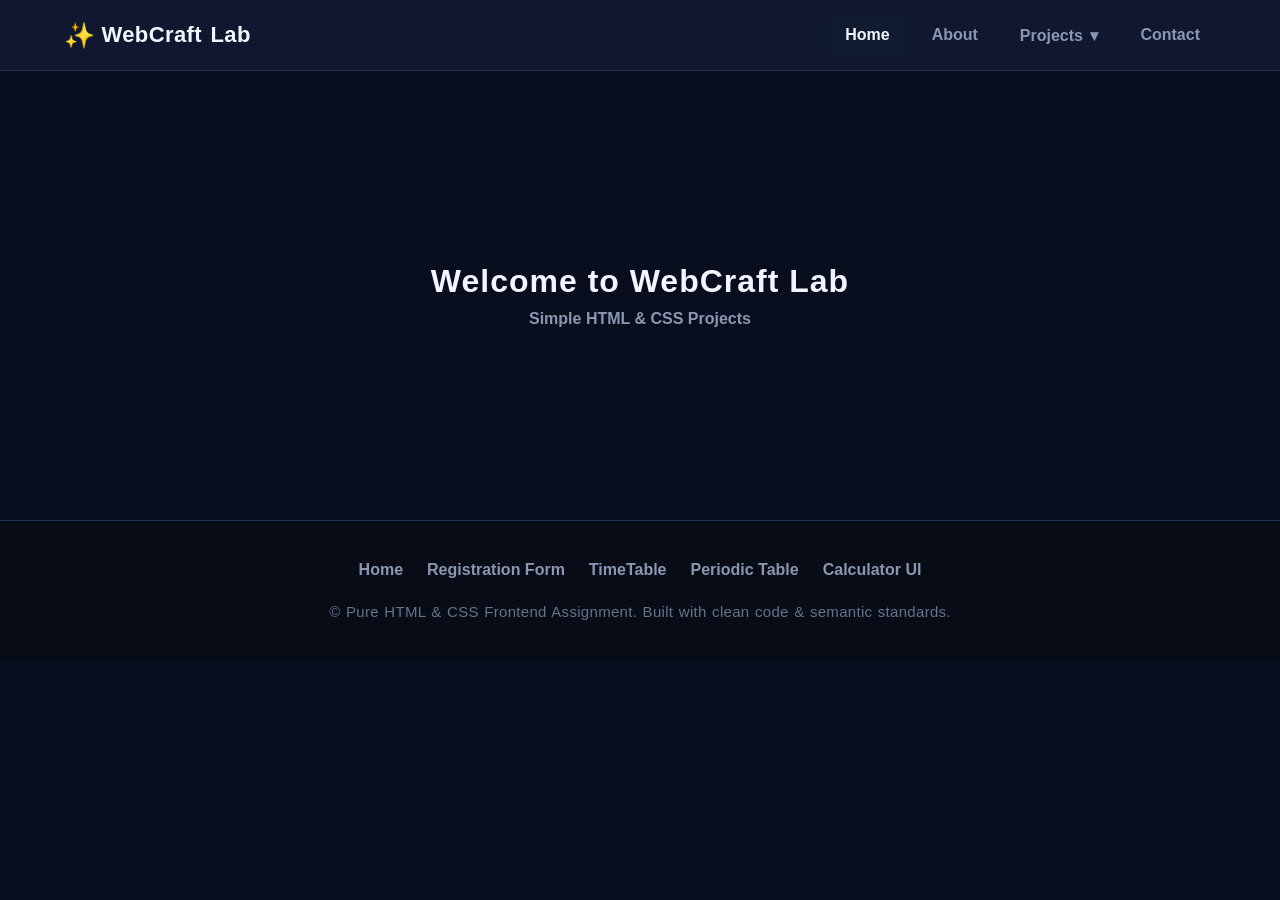
<file: index.html>
<!doctype html>
<html lang="en">
  <head>
    <meta charset="UTF-8" />
    <meta name="viewport" content="width=device-width, initial-scale=1.0" />
    <title>WebCraft Lab</title>
    <link rel="stylesheet" href="./Css/style.css" />
  </head>
  <body>
    <!-- Navbar -->
    <header class="header">
      <nav class="navbar">
        <a href="./index.html" class="brand">
          <span class="brand-icon">&#10024;</span>
          <span>WebCraft Lab</span>
        </a>

        <!-- Navigation -->
        <div class="nav-links">
          <a href="./index.html" class="nav-link active">Home</a>
          <a href="./about.html" class="nav-link">About</a>

          <!-- Custom Dropdown -->
          <div class="dropdown">
            <details>
              <summary>
                Projects
                <span class="dropdown-arrow">&#9662;</span>
              </summary>

              <div class="dropdown-menu">
                <a href="./Projects/form.html">Registration Form</a>
                <a href="./Projects/timetable.html">TimeTable</a>
                <a href="./Projects/periodic-table.html">Periodic Table</a>
                <a href="./Projects/calculator.html">Calculator</a>
              </div>
            </details>
          </div>

          <a href="./contact.html" class="nav-link">Contact</a>
        </div>
      </nav>
    </header>

    <!-- Main Content -->
    <main class="main-content">
      <!-- Hero Section -->
      <section class="hero">
        <h1>Welcome to WebCraft Lab</h1>
        <p>Simple HTML & CSS Projects</p>
      </section>
    </main>

    <!-- Footer -->
    <footer class="footer">
      <div class="footer-content">
        <div class="footer-links">
          <a href="./index.html">Home</a>
          <a href="./Projects/form.html">Registration Form</a>
          <a href="./Projects/timetable.html">TimeTable</a>
          <a href="./Projects/periodic-table.html">Periodic Table</a>
          <a href="./Projects/calculator.html">Calculator UI</a>
        </div>

        <div class="footer-copyright">
          &copy; Pure HTML & CSS Frontend Assignment. Built with clean code & semantic standards.
        </div>
      </div>
    </footer>
  </body>
</html>
</file>
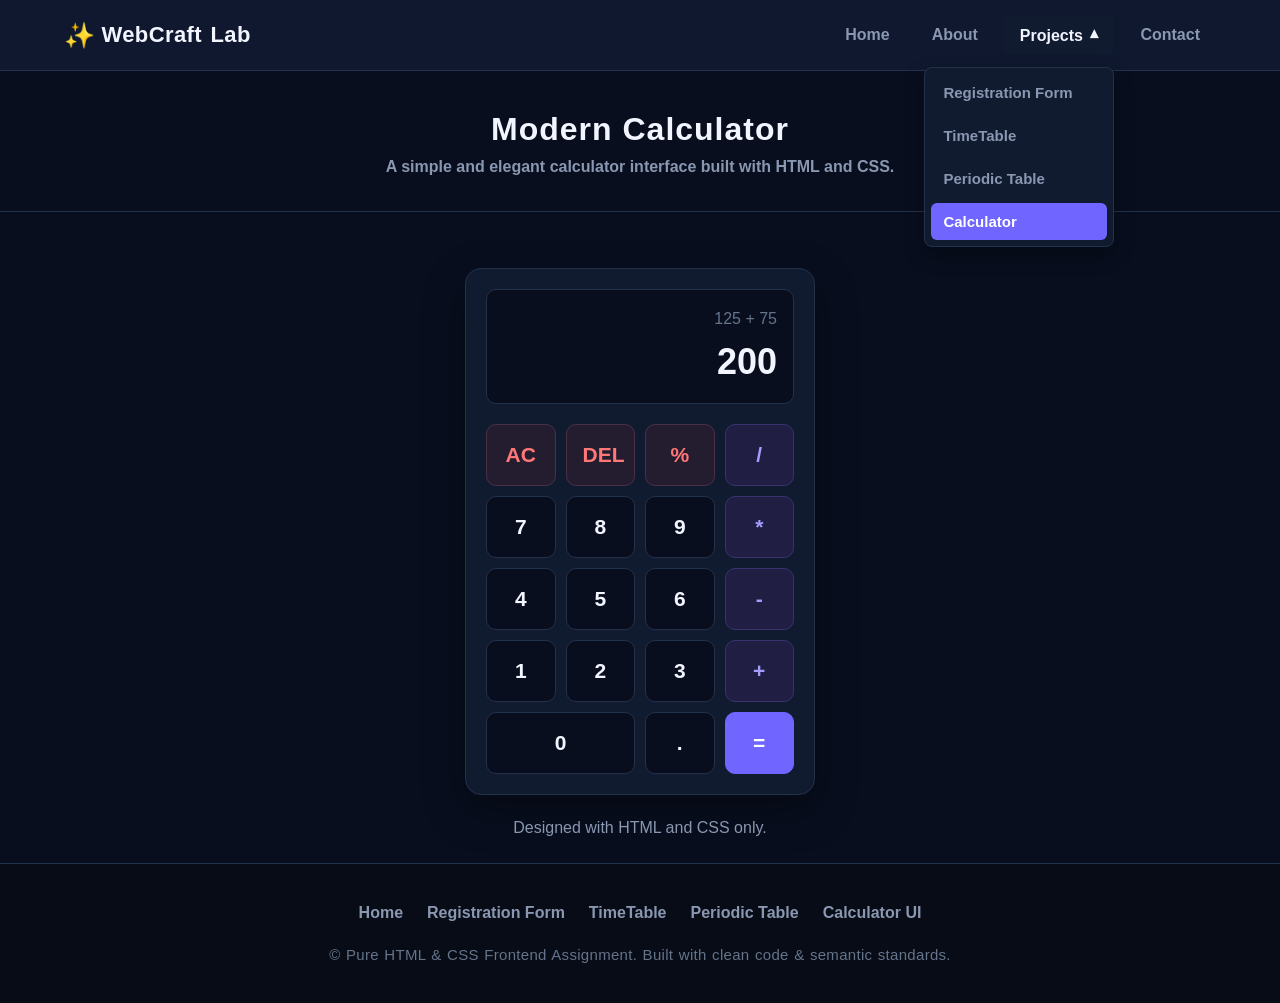
<file: Projects/calculator.html>
<!doctype html>
<html lang="en">
  <head>
    <meta charset="UTF-8" />
    <meta name="viewport" content="width=device-width, initial-scale=1.0" />
    <title>Calculator | WebCraft Lab</title>
    <link rel="stylesheet" href="../Css/style.css" />
  </head>
  <body>
    <!-- Navbar -->
    <header class="header">
      <nav class="navbar container">
        <a href="../index.html" class="brand">
          <span class="brand-icon">&#10024;</span>
          <span>WebCraft Lab</span>
        </a>

        <!-- Navigation -->
        <div class="nav-links">
          <a href="../index.html" class="nav-link">Home</a>
          <a href="../about.html" class="nav-link">About</a>

          <!-- Custom Dropdown -->
          <div class="dropdown">
            <details open>
              <summary class="active">
                Projects
                <span class="dropdown-arrow">&#9662;</span>
              </summary>

              <div class="dropdown-menu">
                <a href="./form.html">Registration Form</a>
                <a href="./timetable.html">TimeTable</a>
                <a href="./periodic-table.html">Periodic Table</a>
                <a href="./calculator.html" class="active">Calculator</a>
              </div>
            </details>
          </div>

          <a href="../contact.html" class="nav-link">Contact</a>
        </div>
      </nav>
    </header>

    <!-- Main Section -->
    <main class="main-content calculator-page">
      <!-- Hero Section -->
      <section class="hero">
        <h1>Modern Calculator</h1>
        <p>A simple and elegant calculator interface built with HTML and CSS.</p>
      </section>

      <!-- Calculator -->
      <section class="calculator-container">
        <div class="calculator">
          <!-- Display -->
          <div class="calculator-display">
            <div class="previous-value">125 + 75</div>
            <div class="current-value">200</div>
          </div>

          <!-- Buttons -->
          <div class="calculator-buttons">
            <button class="btn function">AC</button>
            <button class="btn function">DEL</button>
            <button class="btn function">%</button>
            <button class="btn operator">/</button>

            <button class="btn">7</button>
            <button class="btn">8</button>
            <button class="btn">9</button>
            <button class="btn operator">*</button>

            <button class="btn">4</button>
            <button class="btn">5</button>
            <button class="btn">6</button>
            <button class="btn operator">-</button>

            <button class="btn">1</button>
            <button class="btn">2</button>
            <button class="btn">3</button>
            <button class="btn operator">+</button>

            <button class="btn zero">0</button>
            <button class="btn">.</button>
            <button class="btn equals">=</button>
          </div>
        </div>

        <p class="calculator-note">Designed with HTML and CSS only.</p>
      </section>
    </main>

    <!-- Footer -->
    <footer class="footer">
      <div class="footer-content">
        <div class="footer-links">
          <a href="../index.html">Home</a>
          <a href="./form.html">Registration Form</a>
          <a href="./timetable.html">TimeTable</a>
          <a href="./periodic-table.html">Periodic Table</a>
          <a href="./calculator.html">Calculator UI</a>
        </div>

        <div class="footer-copyright">
          &copy; Pure HTML & CSS Frontend Assignment. Built with clean code & semantic standards.
        </div>
      </div>
    </footer>
  </body>
</html>
</file>
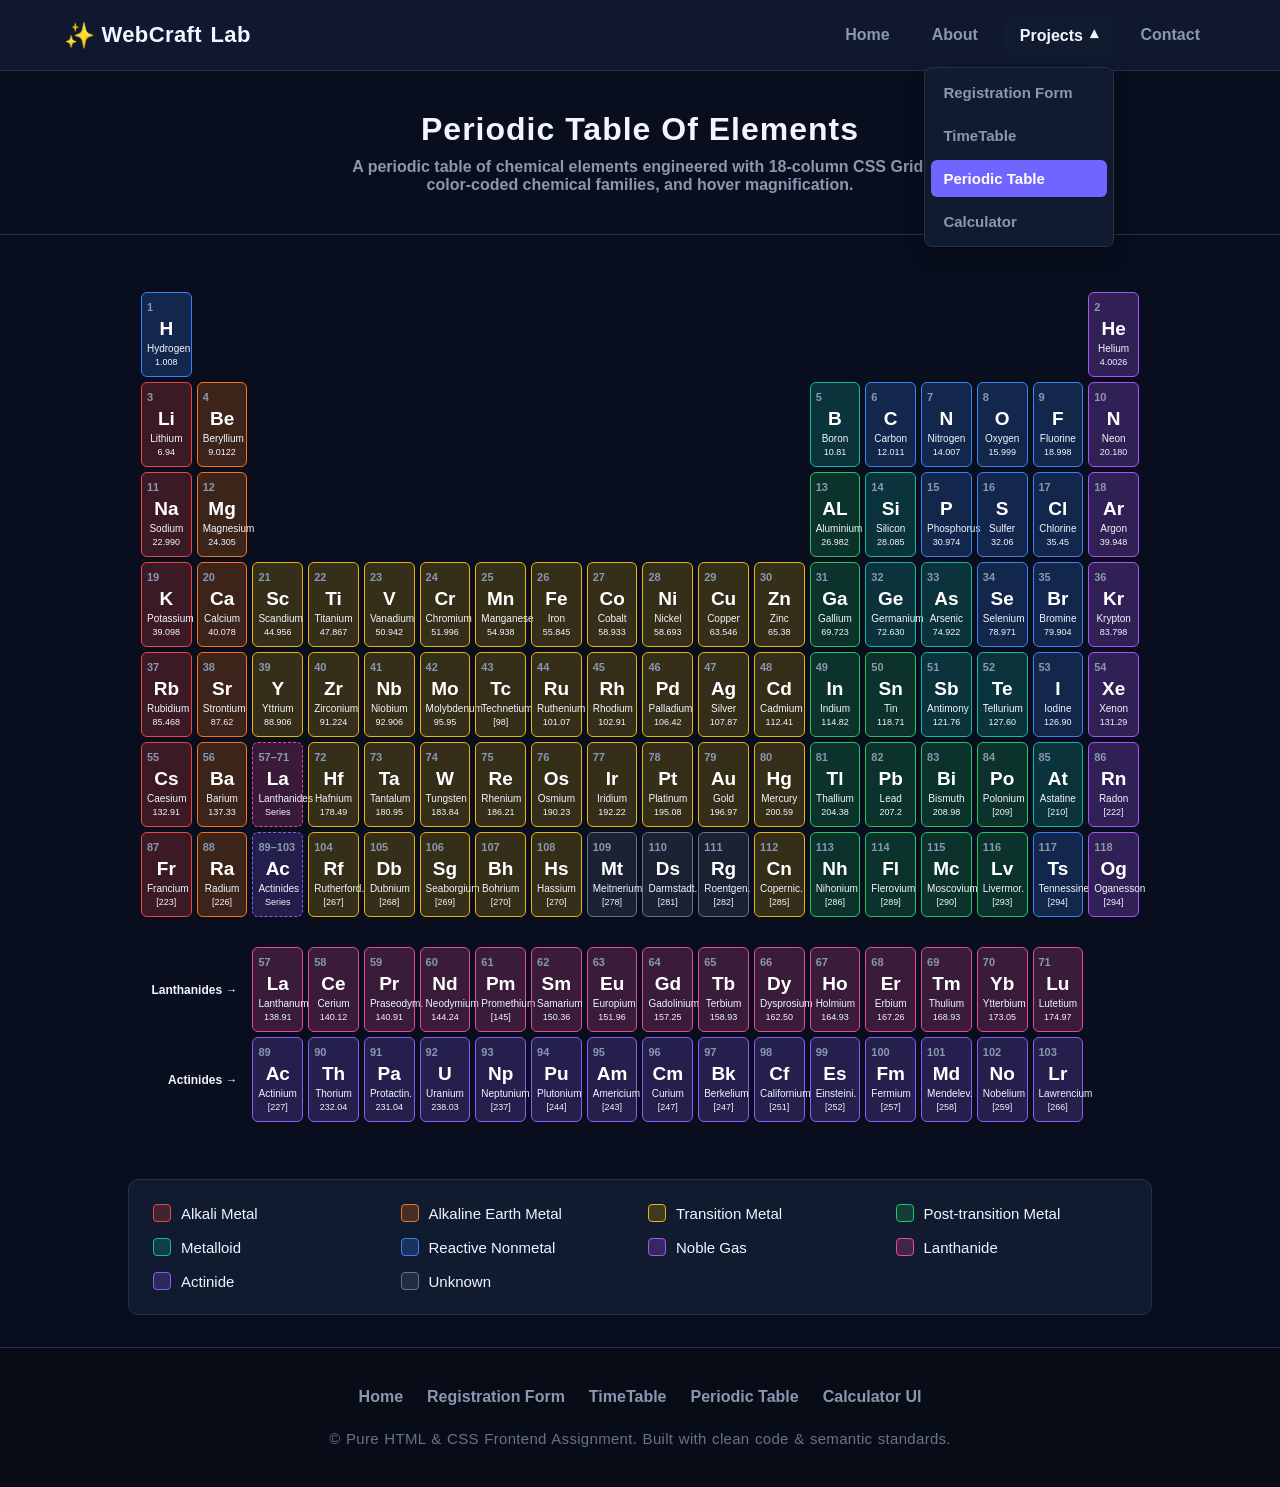
<file: Projects/periodic-table.html>
<!doctype html>
<html lang="en">
  <head>
    <meta charset="UTF-8" />
    <meta name="viewport" content="width=device-width, initial-scale=1.0" />
    <title>Periodic Table | WebCraft Lab</title>
    <link rel="stylesheet" href="../Css/style.css" />
  </head>
  <body>
    <!-- Navbar -->
    <header class="header">
      <nav class="navbar container">
        <a href="./index.html" class="brand">
          <span class="brand-icon">&#10024;</span>
          <span>WebCraft Lab</span>
        </a>

        <!-- Navigation -->
        <div class="nav-links">
          <a href="../index.html" class="nav-link">Home</a>
          <a href="../about.html" class="nav-link">About</a>

          <!-- Custom Dropdown -->
          <div class="dropdown">
            <details open>
              <summary class="active">
                Projects
                <span class="dropdown-arrow">&#9662;</span>
              </summary>

              <div class="dropdown-menu">
                <a href="./form.html">Registration Form</a>
                <a href="./timetable.html">TimeTable</a>
                <a href="./periodic-table.html" class="active">Periodic Table</a>
                <a href="./calculator.html">Calculator</a>
              </div>
            </details>
          </div>

          <a href="../contact.html" class="nav-link">Contact</a>
        </div>
      </nav>
    </header>

    <!-- Main Content -->
    <main class="main-content periodic-page">
      <!-- Hero Section -->
      <section class="hero">
        <h1>Periodic Table Of Elements</h1>
        <p>
          A periodic table of chemical elements engineered with 18-column CSS Grid, color-coded
          chemical families, and hover magnification.
        </p>
      </section>

      <!-- Periodi Table -->
      <section class="ptable-container">
        <table class="periodic-table">
          <tbody>
            <tr>
              <td class="element cat-reactive-nonmetal" title="Hydrogen (Reactive Nonmetal)">
                <span class="atomic-num">1</span>

                <span class="symbol">H</span>

                <span class="name">Hydrogen</span>

                <span class="weight">1.008</span>
              </td>

              <td class="empty-cell"></td>
              <td class="empty-cell"></td>
              <td class="empty-cell"></td>
              <td class="empty-cell"></td>
              <td class="empty-cell"></td>
              <td class="empty-cell"></td>
              <td class="empty-cell"></td>
              <td class="empty-cell"></td>
              <td class="empty-cell"></td>
              <td class="empty-cell"></td>
              <td class="empty-cell"></td>
              <td class="empty-cell"></td>
              <td class="empty-cell"></td>
              <td class="empty-cell"></td>
              <td class="empty-cell"></td>
              <td class="empty-cell"></td>

              <td class="element cat-noble-gas" title="Helium (Noble Gas)">
                <span class="atomic-num">2</span>

                <span class="symbol">He</span>

                <span class="name">Helium</span>

                <span class="weight">4.0026</span>
              </td>
            </tr>

            <tr>
              <td class="element cat-alkali-metal" title="Lithium (Alkali Metal)">
                <span class="atomic-num">3</span>

                <span class="symbol">Li</span>

                <span class="name">Lithium</span>

                <span class="weight">6.94</span>
              </td>

              <td class="element cat-alkali-earth" title="Beryllium (Alkaline Earth Metal)">
                <span class="atomic-num">4</span>

                <span class="symbol">Be</span>

                <span class="name">Beryllium</span>

                <span class="weight">9.0122</span>
              </td>

              <td class="empty-cell"></td>
              <td class="empty-cell"></td>
              <td class="empty-cell"></td>
              <td class="empty-cell"></td>
              <td class="empty-cell"></td>
              <td class="empty-cell"></td>
              <td class="empty-cell"></td>
              <td class="empty-cell"></td>
              <td class="empty-cell"></td>
              <td class="empty-cell"></td>

              <td class="element cat-metalloid" title="Boron (Metalloid)">
                <span class="atomic-num">5</span>

                <span class="symbol">B</span>

                <span class="name">Boron</span>

                <span class="weight">10.81</span>
              </td>

              <td class="element cat-reactive-nonmetal" title="Carbon (Reactive Nonmetal)">
                <span class="atomic-num">6</span>

                <span class="symbol">C</span>

                <span class="name">Carbon</span>

                <span class="weight">12.011</span>
              </td>

              <td class="element cat-reactive-nonmetal" title="Nitrogen (Reactive Nonmetal)">
                <span class="atomic-num">7</span>

                <span class="symbol">N</span>

                <span class="name">Nitrogen</span>

                <span class="weight">14.007</span>
              </td>

              <td class="element cat-reactive-nonmetal" title="Oxygen (Reactive Nonmetal)">
                <span class="atomic-num">8</span>

                <span class="symbol">O</span>

                <span class="name">Oxygen</span>

                <span class="weight">15.999</span>
              </td>

              <td
                class="element cat-reactive-nonmetal"
                title="Fluorine (Reactive Nonmetal / Halogen)"
              >
                <span class="atomic-num">9</span>

                <span class="symbol">F</span>

                <span class="name">Fluorine</span>

                <span class="weight">18.998</span>
              </td>

              <td class="element cat-noble-gas col-start-18" title="Neon (Noble Gas)">
                <span class="atomic-num">10</span>

                <span class="symbol">N</span>

                <span class="name">Neon</span>

                <span class="weight">20.180</span>
              </td>
            </tr>

            <tr>
              <td class="element cat-alkali-metal" title="Sodium (Alkali Metal)">
                <span class="atomic-num">11</span>

                <span class="symbol">Na</span>

                <span class="name">Sodium</span>

                <span class="weight">22.990</span>
              </td>

              <td class="element cat-alkali-earth" title="Magnesium (Alkaline Earth Metal)">
                <span class="atomic-num">12</span>

                <span class="symbol">Mg</span>

                <span class="name">Magnesium</span>

                <span class="weight">24.305</span>
              </td>

              <td class="empty-cell"></td>
              <td class="empty-cell"></td>
              <td class="empty-cell"></td>
              <td class="empty-cell"></td>
              <td class="empty-cell"></td>
              <td class="empty-cell"></td>
              <td class="empty-cell"></td>
              <td class="empty-cell"></td>
              <td class="empty-cell"></td>
              <td class="empty-cell"></td>

              <td class="element cat-post-transition" title="Aluminium (Post-transition Metal)">
                <span class="atomic-num">13</span>

                <span class="symbol">AL</span>

                <span class="name">Aluminium</span>

                <span class="weight">26.982</span>
              </td>

              <td class="element cat-metalloid" title="Silicon (Metalloid)">
                <span class="atomic-num">14</span>

                <span class="symbol">Si</span>

                <span class="name">Silicon</span>

                <span class="weight">28.085</span>
              </td>

              <td class="element cat-reactive-nonmetal" title="Phosphorus (Reactive Nonmetal)">
                <span class="atomic-num">15</span>

                <span class="symbol">P</span>

                <span class="name">Phosphorus</span>

                <span class="weight">30.974</span>
              </td>

              <td class="element cat-reactive-nonmetal" title="Sulfur (Reactive Nonmetal)">
                <span class="atomic-num">16</span>

                <span class="symbol">S</span>

                <span class="name">Sulfer</span>

                <span class="weight">32.06</span>
              </td>

              <td
                class="element cat-reactive-nonmetal"
                title="Chlorine (Reactive Nonmetal / Halogen)"
              >
                <span class="atomic-num">17</span>

                <span class="symbol">Cl</span>

                <span class="name">Chlorine</span>

                <span class="weight">35.45</span>
              </td>

              <td class="element cat-noble-gas" title="Argon (Noble Gas)">
                <span class="atomic-num">18</span>

                <span class="symbol">Ar</span>

                <span class="name">Argon</span>

                <span class="weight">39.948</span>
              </td>
            </tr>

            <tr>
              <td class="element cat-alkali-metal" title="Potassium">
                <span class="atomic-num">19</span>

                <span class="symbol">K</span>

                <span class="name">Potassium</span>

                <span class="weight">39.098</span>
              </td>

              <td class="element cat-alkali-earth" title="Calcium">
                <span class="atomic-num">20</span>

                <span class="symbol">Ca</span>

                <span class="name">Calcium</span>

                <span class="weight">40.078</span>
              </td>

              <td class="element cat-transition-metal" title="Scandium">
                <span class="atomic-num">21</span>

                <span class="symbol">Sc</span>

                <span class="name">Scandium</span>

                <span class="weight">44.956</span>
              </td>

              <td class="element cat-transition-metal" title="Titanium">
                <span class="atomic-num">22</span>

                <span class="symbol">Ti</span>

                <span class="name">Titanium</span>

                <span class="weight">47.867</span>
              </td>

              <td class="element cat-transition-metal" title="Vanadium">
                <span class="atomic-num">23</span>

                <span class="symbol">V</span>

                <span class="name">Vanadium</span>

                <span class="weight">50.942</span>
              </td>

              <td class="element cat-transition-metal" title="Chromium">
                <span class="atomic-num">24</span>

                <span class="symbol">Cr</span>

                <span class="name">Chromium</span>

                <span class="weight">51.996</span>
              </td>

              <td class="element cat-transition-metal" title="Manganese">
                <span class="atomic-num">25</span>

                <span class="symbol">Mn</span>

                <span class="name">Manganese</span>

                <span class="weight">54.938</span>
              </td>

              <td class="element cat-transition-metal" title="Iron">
                <span class="atomic-num">26</span>

                <span class="symbol">Fe</span>

                <span class="name">Iron</span>

                <span class="weight">55.845</span>
              </td>

              <td class="element cat-transition-metal" title="Cobalt">
                <span class="atomic-num">27</span>

                <span class="symbol">Co</span>

                <span class="name">Cobalt</span>

                <span class="weight">58.933</span>
              </td>

              <td class="element cat-transition-metal" title="Nickel">
                <span class="atomic-num">28</span>

                <span class="symbol">Ni</span>

                <span class="name">Nickel</span>

                <span class="weight">58.693</span>
              </td>

              <td class="element cat-transition-metal" title="Copper">
                <span class="atomic-num">29</span>

                <span class="symbol">Cu</span>

                <span class="name">Copper</span>

                <span class="weight">63.546</span>
              </td>

              <td class="element cat-transition-metal" title="Zinc">
                <span class="atomic-num">30</span>

                <span class="symbol">Zn</span>

                <span class="name">Zinc</span>

                <span class="weight">65.38</span>
              </td>

              <td class="element cat-post-transition" title="Gallium">
                <span class="atomic-num">31</span>

                <span class="symbol">Ga</span>

                <span class="name">Gallium</span>

                <span class="weight">69.723</span>
              </td>

              <td class="element cat-metalloid" title="Germanium">
                <span class="atomic-num">32</span>

                <span class="symbol">Ge</span>

                <span class="name">Germanium</span>

                <span class="weight">72.630</span>
              </td>

              <td class="element cat-metalloid" title="Arsenic">
                <span class="atomic-num">33</span>

                <span class="symbol">As</span>

                <span class="name">Arsenic</span>

                <span class="weight">74.922</span>
              </td>

              <td class="element cat-reactive-nonmetal" title="Selenium">
                <span class="atomic-num">34</span>

                <span class="symbol">Se</span>

                <span class="name">Selenium</span>

                <span class="weight">78.971</span>
              </td>

              <td class="element cat-reactive-nonmetal" title="Bromine">
                <span class="atomic-num">35</span>

                <span class="symbol">Br</span>

                <span class="name">Bromine</span>

                <span class="weight">79.904</span>
              </td>

              <td class="element cat-noble-gas" title="Krypton">
                <span class="atomic-num">36</span>

                <span class="symbol">Kr</span>

                <span class="name">Krypton</span>

                <span class="weight">83.798</span>
              </td>
            </tr>

            <tr>
              <td class="element cat-alkali-metal" title="Rubidium">
                <span class="atomic-num">37</span>

                <span class="symbol">Rb</span>

                <span class="name">Rubidium</span>

                <span class="weight">85.468</span>
              </td>

              <td class="element cat-alkali-earth" title="Strontium">
                <span class="atomic-num">38</span>

                <span class="symbol">Sr</span>

                <span class="name">Strontium</span>

                <span class="weight">87.62</span>
              </td>

              <td class="element cat-transition-metal" title="Yttrium">
                <span class="atomic-num">39</span>

                <span class="symbol">Y</span>

                <span class="name">Yttrium</span>

                <span class="weight">88.906</span>
              </td>

              <td class="element cat-transition-metal" title="Zirconium">
                <span class="atomic-num">40</span>

                <span class="symbol">Zr</span>

                <span class="name">Zirconium</span>

                <span class="weight">91.224</span>
              </td>

              <td class="element cat-transition-metal" title="Niobium">
                <span class="atomic-num">41</span>

                <span class="symbol">Nb</span>

                <span class="name">Niobium</span>

                <span class="weight">92.906</span>
              </td>

              <td class="element cat-transition-metal" title="Molybdenum">
                <span class="atomic-num">42</span>

                <span class="symbol">Mo</span>

                <span class="name">Molybdenum</span>

                <span class="weight">95.95</span>
              </td>

              <td class="element cat-transition-metal" title="Technetium">
                <span class="atomic-num">43</span>

                <span class="symbol">Tc</span>

                <span class="name">Technetium</span>

                <span class="weight">[98]</span>
              </td>

              <td class="element cat-transition-metal" title="Ruthenium">
                <span class="atomic-num">44</span>

                <span class="symbol">Ru</span>

                <span class="name">Ruthenium</span>

                <span class="weight">101.07</span>
              </td>

              <td class="element cat-transition-metal" title="Rhodium">
                <span class="atomic-num">45</span>

                <span class="symbol">Rh</span>

                <span class="name">Rhodium</span>

                <span class="weight">102.91</span>
              </td>

              <td class="element cat-transition-metal" title="Palladium">
                <span class="atomic-num">46</span>

                <span class="symbol">Pd</span>

                <span class="name">Palladium</span>

                <span class="weight">106.42</span>
              </td>

              <td class="element cat-transition-metal" title="Silver">
                <span class="atomic-num">47</span>

                <span class="symbol">Ag</span>

                <span class="name">Silver</span>

                <span class="weight">107.87</span>
              </td>

              <td class="element cat-transition-metal" title="Cadmium">
                <span class="atomic-num">48</span>

                <span class="symbol">Cd</span>

                <span class="name">Cadmium</span>

                <span class="weight">112.41</span>
              </td>

              <td class="element cat-post-transition" title="Indium">
                <span class="atomic-num">49</span>

                <span class="symbol">In</span>

                <span class="name">Indium</span>

                <span class="weight">114.82</span>
              </td>

              <td class="element cat-post-transition" title="Tin">
                <span class="atomic-num">50</span>

                <span class="symbol">Sn</span>

                <span class="name">Tin</span>

                <span class="weight">118.71</span>
              </td>
              <td class="element cat-metalloid" title="Antimony">
                <span class="atomic-num">51</span>

                <span class="symbol">Sb</span>

                <span class="name">Antimony</span>

                <span class="weight">121.76</span>
              </td>

              <td class="element cat-metalloid" title="Tellurium">
                <span class="atomic-num">52</span>

                <span class="symbol">Te</span>

                <span class="name">Tellurium</span>

                <span class="weight">127.60</span>
              </td>

              <td class="element cat-reactive-nonmetal" title="Iodine">
                <span class="atomic-num">53</span>

                <span class="symbol">I</span>

                <span class="name">Iodine</span>

                <span class="weight">126.90</span>
              </td>

              <td class="element cat-noble-gas" title="Xenon">
                <span class="atomic-num">54</span>

                <span class="symbol">Xe</span>

                <span class="name">Xenon</span>

                <span class="weight">131.29</span>
              </td>
            </tr>

            <tr>
              <td class="element cat-alkali-metal" title="Caesium">
                <span class="atomic-num">55</span>

                <span class="symbol">Cs</span>

                <span class="name">Caesium</span>

                <span class="weight">132.91</span>
              </td>

              <td class="element cat-alkali-earth" title="Barium">
                <span class="atomic-num">56</span>

                <span class="symbol">Ba</span>

                <span class="name">Barium</span>

                <span class="weight">137.33</span>
              </td>

              <td class="element cat-lanthanide series-placeholder">
                <span class="atomic-num">57–71</span>

                <span class="symbol">La</span>

                <span class="name">Lanthanides</span>

                <span class="weight">Series</span>
              </td>

              <td class="element cat-transition-metal" title="Hafnium">
                <span class="atomic-num">72</span>

                <span class="symbol">Hf</span>

                <span class="name">Hafnium</span>

                <span class="weight">178.49</span>
              </td>

              <td class="element cat-transition-metal" title="Tantalum">
                <span class="atomic-num">73</span>

                <span class="symbol">Ta</span>

                <span class="name">Tantalum</span>

                <span class="weight">180.95</span>
              </td>

              <td class="element cat-transition-metal" title="Tungsten">
                <span class="atomic-num">74</span>

                <span class="symbol">W</span>

                <span class="name">Tungsten</span>

                <span class="weight">183.84</span>
              </td>

              <td class="element cat-transition-metal" title="Rhenium">
                <span class="atomic-num">75</span>

                <span class="symbol">Re</span>

                <span class="name">Rhenium</span>

                <span class="weight">186.21</span>
              </td>

              <td class="element cat-transition-metal" title="Osmium">
                <span class="atomic-num">76</span>

                <span class="symbol">Os</span>

                <span class="name">Osmium</span>

                <span class="weight">190.23</span>
              </td>

              <td class="element cat-transition-metal" title="Iridium">
                <span class="atomic-num">77</span>

                <span class="symbol">Ir</span>

                <span class="name">Iridium</span>

                <span class="weight">192.22</span>
              </td>

              <td class="element cat-transition-metal" title="Platinum">
                <span class="atomic-num">78</span>

                <span class="symbol">Pt</span>

                <span class="name">Platinum</span>

                <span class="weight">195.08</span>
              </td>

              <td class="element cat-transition-metal" title="Gold">
                <span class="atomic-num">79</span>

                <span class="symbol">Au</span>

                <span class="name">Gold</span>

                <span class="weight">196.97</span>
              </td>

              <td class="element cat-transition-metal" title="Mercury">
                <span class="atomic-num">80</span>

                <span class="symbol">Hg</span>

                <span class="name">Mercury</span>

                <span class="weight">200.59</span>
              </td>

              <td class="element cat-post-transition" title="Thallium">
                <span class="atomic-num">81</span>

                <span class="symbol">Tl</span>

                <span class="name">Thallium</span>

                <span class="weight">204.38</span>
              </td>

              <td class="element cat-post-transition" title="Lead">
                <span class="atomic-num">82</span>

                <span class="symbol">Pb</span>

                <span class="name">Lead</span>

                <span class="weight">207.2</span>
              </td>

              <td class="element cat-post-transition" title="Bismuth">
                <span class="atomic-num">83</span>

                <span class="symbol">Bi</span>

                <span class="name">Bismuth</span>

                <span class="weight">208.98</span>
              </td>

              <td class="element cat-post-transition" title="Polonium">
                <span class="atomic-num">84</span>

                <span class="symbol">Po</span>

                <span class="name">Polonium</span>

                <span class="weight">[209]</span>
              </td>

              <td class="element cat-metalloid" title="Astatine">
                <span class="atomic-num">85</span>

                <span class="symbol">At</span>

                <span class="name">Astatine</span>

                <span class="weight">[210]</span>
              </td>

              <td class="element cat-noble-gas" title="Radon">
                <span class="atomic-num">86</span>

                <span class="symbol">Rn</span>

                <span class="name">Radon</span>

                <span class="weight">[222]</span>
              </td>
            </tr>

            <tr>
              <td class="element cat-alkali-metal" title="Francium">
                <span class="atomic-num">87</span>

                <span class="symbol">Fr</span>

                <span class="name">Francium</span>

                <span class="weight">[223]</span>
              </td>

              <td class="element cat-alkali-earth" title="Radium">
                <span class="atomic-num">88</span>

                <span class="symbol">Ra</span>

                <span class="name">Radium</span>

                <span class="weight">[226]</span>
              </td>

              <td class="element cat-actinide series-placeholder">
                <span class="atomic-num">89–103</span>

                <span class="symbol">Ac</span>

                <span class="name">Actinides</span>

                <span class="weight">Series</span>
              </td>
              <td class="element cat-transition-metal" title="Rutherfordium">
                <span class="atomic-num">104</span>

                <span class="symbol">Rf</span>

                <span class="name">Rutherford.</span>

                <span class="weight">[267]</span>
              </td>

              <td class="element cat-transition-metal" title="Dubnium">
                <span class="atomic-num">105</span>

                <span class="symbol">Db</span>

                <span class="name">Dubnium</span>

                <span class="weight">[268]</span>
              </td>

              <td class="element cat-transition-metal" title="Seaborgium">
                <span class="atomic-num">106</span>

                <span class="symbol">Sg</span>

                <span class="name">Seaborgium</span>

                <span class="weight">[269]</span>
              </td>

              <td class="element cat-transition-metal" title="Bohrium">
                <span class="atomic-num">107</span>

                <span class="symbol">Bh</span>

                <span class="name">Bohrium</span>

                <span class="weight">[270]</span>
              </td>

              <td class="element cat-transition-metal" title="Hassium">
                <span class="atomic-num">108</span>

                <span class="symbol">Hs</span>

                <span class="name">Hassium</span>

                <span class="weight">[270]</span>
              </td>

              <td class="element cat-unknown" title="Meitnerium">
                <span class="atomic-num">109</span>

                <span class="symbol">Mt</span>

                <span class="name">Meitnerium</span>

                <span class="weight">[278]</span>
              </td>

              <td class="element cat-unknown" title="Darmstadtium">
                <span class="atomic-num">110</span>

                <span class="symbol">Ds</span>

                <span class="name">Darmstadt.</span>

                <span class="weight">[281]</span>
              </td>

              <td class="element cat-unknown" title="Roentgenium">
                <span class="atomic-num">111</span>

                <span class="symbol">Rg</span>

                <span class="name">Roentgen.</span>

                <span class="weight">[282]</span>
              </td>

              <td class="element cat-transition-metal" title="Copernicium">
                <span class="atomic-num">112</span>

                <span class="symbol">Cn</span>

                <span class="name">Copernic.</span>

                <span class="weight">[285]</span>
              </td>

              <td class="element cat-post-transition" title="Nihonium">
                <span class="atomic-num">113</span>

                <span class="symbol">Nh</span>

                <span class="name">Nihonium</span>

                <span class="weight">[286]</span>
              </td>

              <td class="element cat-post-transition" title="Flerovium">
                <span class="atomic-num">114</span>

                <span class="symbol">Fl</span>

                <span class="name">Flerovium</span>

                <span class="weight">[289]</span>
              </td>
              <td class="element cat-post-transition" title="Moscovium">
                <span class="atomic-num">115</span>

                <span class="symbol">Mc</span>

                <span class="name">Moscovium</span>

                <span class="weight">[290]</span>
              </td>

              <td class="element cat-post-transition" title="Livermorium">
                <span class="atomic-num">116</span>

                <span class="symbol">Lv</span>

                <span class="name">Livermor.</span>

                <span class="weight">[293]</span>
              </td>

              <td class="element cat-reactive-nonmetal" title="Tennessine">
                <span class="atomic-num">117</span>

                <span class="symbol">Ts</span>

                <span class="name">Tennessine</span>

                <span class="weight">[294]</span>
              </td>

              <td class="element cat-noble-gas" title="Oganesson">
                <span class="atomic-num">118</span>

                <span class="symbol">Og</span>

                <span class="name">Oganesson</span>

                <span class="weight">[294]</span>
              </td>
            </tr>

            <tr class="series-spacer">
              <td colspan="18"></td>
            </tr>

            <tr>
              <th class="series-label" colspan="2">Lanthanides →</th>

              <td class="element cat-lanthanide" title="Lanthanum">
                <span class="atomic-num">57</span>

                <span class="symbol">La</span>

                <span class="name">Lanthanum</span>

                <span class="weight">138.91</span>
              </td>

              <td class="element cat-lanthanide" title="Cerium">
                <span class="atomic-num">58</span>

                <span class="symbol">Ce</span>

                <span class="name">Cerium</span>

                <span class="weight">140.12</span>
              </td>

              <td class="element cat-lanthanide" title="Praseodymium">
                <span class="atomic-num">59</span>

                <span class="symbol">Pr</span>

                <span class="name">Praseodym.</span>

                <span class="weight">140.91</span>
              </td>

              <td class="element cat-lanthanide" title="Neodymium">
                <span class="atomic-num">60</span>

                <span class="symbol">Nd</span>

                <span class="name">Neodymium</span>

                <span class="weight">144.24</span>
              </td>

              <td class="element cat-lanthanide" title="Promethium">
                <span class="atomic-num">61</span>

                <span class="symbol">Pm</span>

                <span class="name">Promethium</span>

                <span class="weight">[145]</span>
              </td>

              <td class="element cat-lanthanide" title="Samarium">
                <span class="atomic-num">62</span>

                <span class="symbol">Sm</span>

                <span class="name">Samarium</span>

                <span class="weight">150.36</span>
              </td>

              <td class="element cat-lanthanide" title="Europium">
                <span class="atomic-num">63</span>

                <span class="symbol">Eu</span>

                <span class="name">Europium</span>

                <span class="weight">151.96</span>
              </td>

              <td class="element cat-lanthanide" title="Gadolinium">
                <span class="atomic-num">64</span>

                <span class="symbol">Gd</span>

                <span class="name">Gadolinium</span>

                <span class="weight">157.25</span>
              </td>

              <td class="element cat-lanthanide" title="Terbium">
                <span class="atomic-num">65</span>

                <span class="symbol">Tb</span>

                <span class="name">Terbium</span>

                <span class="weight">158.93</span>
              </td>

              <td class="element cat-lanthanide" title="Dysprosium">
                <span class="atomic-num">66</span>

                <span class="symbol">Dy</span>

                <span class="name">Dysprosium</span>

                <span class="weight">162.50</span>
              </td>

              <td class="element cat-lanthanide" title="Holmium">
                <span class="atomic-num">67</span>

                <span class="symbol">Ho</span>

                <span class="name">Holmium</span>

                <span class="weight">164.93</span>
              </td>

              <td class="element cat-lanthanide" title="Erbium">
                <span class="atomic-num">68</span>

                <span class="symbol">Er</span>

                <span class="name">Erbium</span>

                <span class="weight">167.26</span>
              </td>

              <td class="element cat-lanthanide" title="Thulium">
                <span class="atomic-num">69</span>

                <span class="symbol">Tm</span>

                <span class="name">Thulium</span>

                <span class="weight">168.93</span>
              </td>

              <td class="element cat-lanthanide" title="Ytterbium">
                <span class="atomic-num">70</span>

                <span class="symbol">Yb</span>

                <span class="name">Ytterbium</span>

                <span class="weight">173.05</span>
              </td>

              <td class="element cat-lanthanide" title="Lutetium">
                <span class="atomic-num">71</span>

                <span class="symbol">Lu</span>

                <span class="name">Lutetium</span>

                <span class="weight">174.97</span>
              </td>
            </tr>

            <tr>
              <th class="series-label" colspan="2">Actinides →</th>

              <td class="element cat-actinide" title="Actinium">
                <span class="atomic-num">89</span>

                <span class="symbol">Ac</span>

                <span class="name">Actinium</span>

                <span class="weight">[227]</span>
              </td>

              <td class="element cat-actinide" title="Thorium">
                <span class="atomic-num">90</span>

                <span class="symbol">Th</span>

                <span class="name">Thorium</span>

                <span class="weight">232.04</span>
              </td>

              <td class="element cat-actinide" title="Protactinium">
                <span class="atomic-num">91</span>

                <span class="symbol">Pa</span>

                <span class="name">Protactin.</span>

                <span class="weight">231.04</span>
              </td>

              <td class="element cat-actinide" title="Uranium">
                <span class="atomic-num">92</span>

                <span class="symbol">U</span>

                <span class="name">Uranium</span>

                <span class="weight">238.03</span>
              </td>

              <td class="element cat-actinide" title="Neptunium">
                <span class="atomic-num">93</span>

                <span class="symbol">Np</span>

                <span class="name">Neptunium</span>

                <span class="weight">[237]</span>
              </td>

              <td class="element cat-actinide" title="Plutonium">
                <span class="atomic-num">94</span>

                <span class="symbol">Pu</span>

                <span class="name">Plutonium</span>

                <span class="weight">[244]</span>
              </td>

              <td class="element cat-actinide" title="Americium">
                <span class="atomic-num">95</span>

                <span class="symbol">Am</span>

                <span class="name">Americium</span>

                <span class="weight">[243]</span>
              </td>

              <td class="element cat-actinide" title="Curium">
                <span class="atomic-num">96</span>

                <span class="symbol">Cm</span>

                <span class="name">Curium</span>

                <span class="weight">[247]</span>
              </td>

              <td class="element cat-actinide" title="Berkelium">
                <span class="atomic-num">97</span>

                <span class="symbol">Bk</span>

                <span class="name">Berkelium</span>

                <span class="weight">[247]</span>
              </td>

              <td class="element cat-actinide" title="Californium">
                <span class="atomic-num">98</span>

                <span class="symbol">Cf</span>

                <span class="name">Californium</span>

                <span class="weight">[251]</span>
              </td>

              <td class="element cat-actinide" title="Einsteinium">
                <span class="atomic-num">99</span>

                <span class="symbol">Es</span>

                <span class="name">Einsteini.</span>

                <span class="weight">[252]</span>
              </td>

              <td class="element cat-actinide" title="Fermium">
                <span class="atomic-num">100</span>

                <span class="symbol">Fm</span>

                <span class="name">Fermium</span>

                <span class="weight">[257]</span>
              </td>

              <td class="element cat-actinide" title="Mendelevium">
                <span class="atomic-num">101</span>

                <span class="symbol">Md</span>

                <span class="name">Mendelev.</span>

                <span class="weight">[258]</span>
              </td>

              <td class="element cat-actinide" title="Nobelium">
                <span class="atomic-num">102</span>

                <span class="symbol">No</span>

                <span class="name">Nobelium</span>

                <span class="weight">[259]</span>
              </td>

              <td class="element cat-actinide" title="Lawrencium">
                <span class="atomic-num">103</span>

                <span class="symbol">Lr</span>

                <span class="name">Lawrencium</span>

                <span class="weight">[266]</span>
              </td>
            </tr>
          </tbody>
        </table>
      </section>

      <section class="ptable-legend">
        <div class="pt-legend-item">
          <span class="pt-legend-box cat-alkali-metal"></span>Alkali Metal
        </div>

        <div class="pt-legend-item">
          <span class="pt-legend-box cat-alkali-earth"></span>Alkaline Earth Metal
        </div>

        <div class="pt-legend-item">
          <span class="pt-legend-box cat-transition-metal"></span>Transition Metal
        </div>

        <div class="pt-legend-item">
          <span class="pt-legend-box cat-post-transition"></span>Post-transition Metal
        </div>

        <div class="pt-legend-item"><span class="pt-legend-box cat-metalloid"></span>Metalloid</div>

        <div class="pt-legend-item">
          <span class="pt-legend-box cat-reactive-nonmetal"></span>Reactive Nonmetal
        </div>

        <div class="pt-legend-item"><span class="pt-legend-box cat-noble-gas"></span>Noble Gas</div>

        <div class="pt-legend-item">
          <span class="pt-legend-box cat-lanthanide"></span>Lanthanide
        </div>

        <div class="pt-legend-item"><span class="pt-legend-box cat-actinide"></span>Actinide</div>

        <div class="pt-legend-item"><span class="pt-legend-box cat-unknown"></span>Unknown</div>
      </section>
    </main>

    <!-- Footer -->
    <footer class="footer">
      <div class="footer-content">
        <div class="footer-links">
          <a href="../index.html">Home</a>
          <a href="./form.html">Registration Form</a>
          <a href="./timetable.html">TimeTable</a>
          <a href="./periodic-table.html">Periodic Table</a>
          <a href="./calculator.html">Calculator UI</a>
        </div>

        <div class="footer-copyright">
          &copy; Pure HTML & CSS Frontend Assignment. Built with clean code & semantic standards.
        </div>
      </div>
    </footer>
  </body>
</html>
</file>
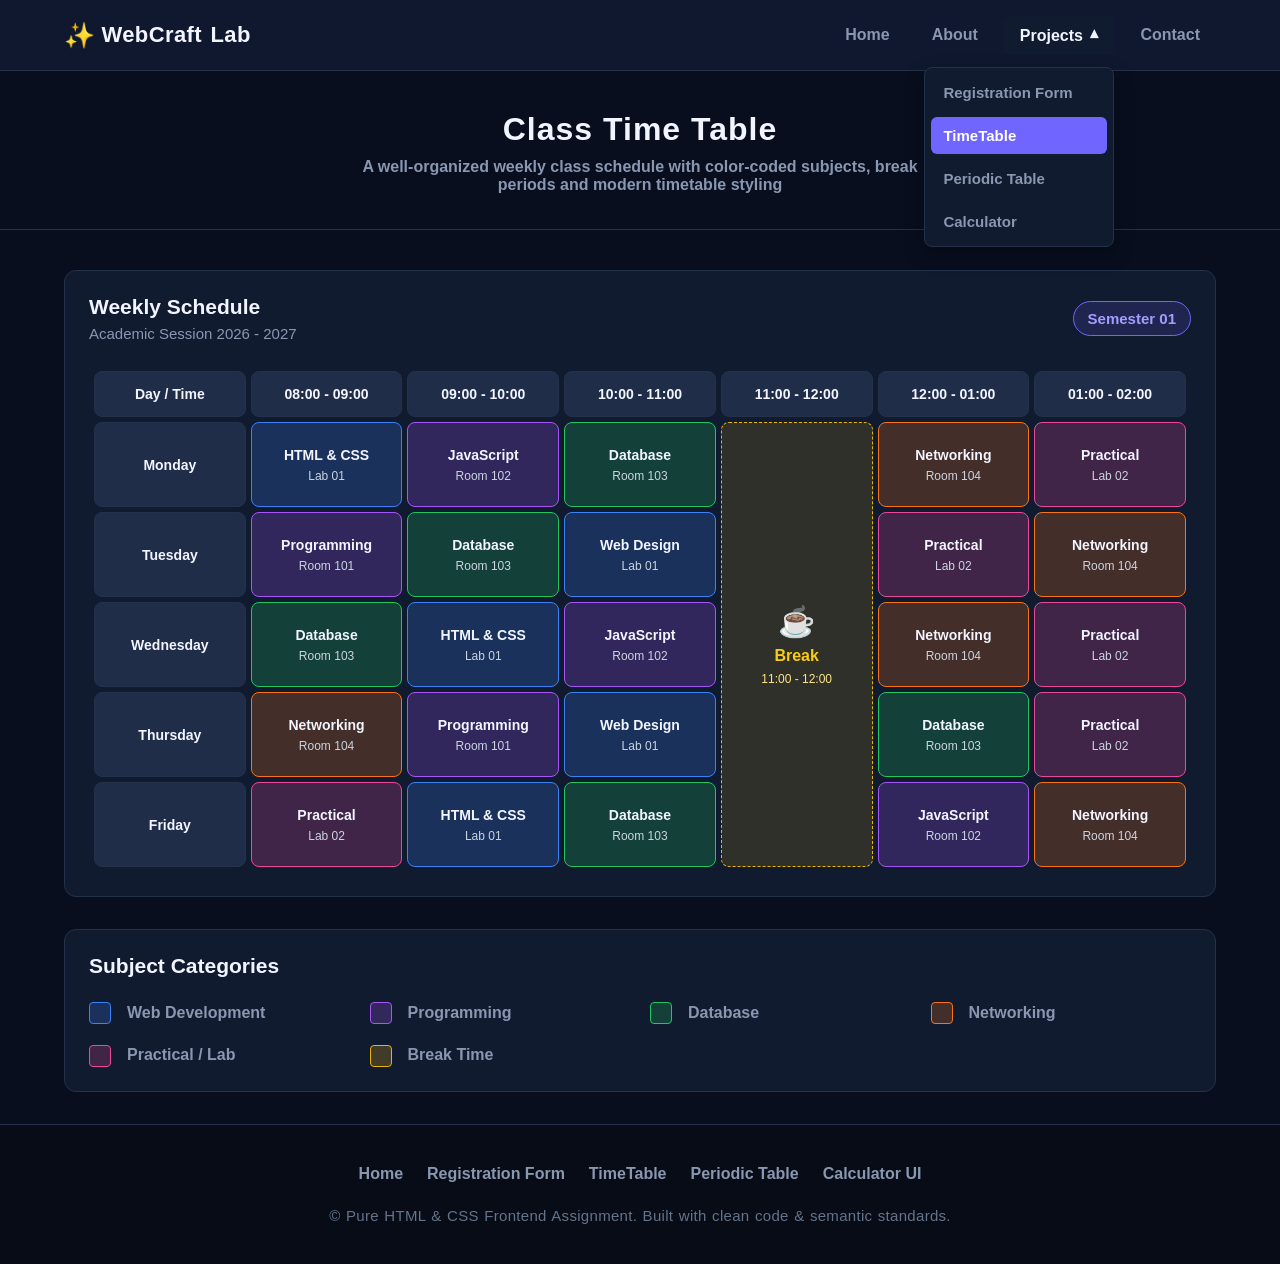
<file: Projects/timetable.html>
<!doctype html>
<html lang="en">
  <head>
    <meta charset="UTF-8" />
    <meta name="viewport" content="width=device-width, initial-scale=1.0" />
    <title>Time Table | WebCraft Lab</title>
    <link rel="stylesheet" href="../Css/style.css" />
  </head>
  <body>
    <!-- Navbar -->
    <header class="header">
      <nav class="navbar container">
        <a href="../index.html" class="brand">
          <span class="brand-icon">&#10024;</span>
          <span>WebCraft Lab</span>
        </a>

        <!-- Navigation -->
        <div class="nav-links">
          <a href="../index.html" class="nav-link">Home</a>
          <a href="../about.html" class="nav-link">About</a>

          <!-- Custom Dropdown -->
          <div class="dropdown">
            <details open>
              <summary class="active">
                Projects
                <span class="dropdown-arrow">&#9662;</span>
              </summary>

              <div class="dropdown-menu">
                <a href="./form.html">Registration Form</a>
                <a href="./timetable.html" class="active">TimeTable</a>
                <a href="./periodic-table.html">Periodic Table</a>
                <a href="./calculator.html">Calculator</a>
              </div>
            </details>
          </div>

          <a href="../contact.html" class="nav-link">Contact</a>
        </div>
      </nav>
    </header>

    <!-- Main Content -->
    <main class="main-content timetable-page">
      <!-- Hero Section -->
      <section class="hero">
        <h1>Class Time Table</h1>
        <p>
          A well-organized weekly class schedule with color-coded subjects, break periods and modern
          timetable styling
        </p>
      </section>

      <!-- Time Table -->
      <section class="timetable-container">
        <div class="timetable-heading">
          <div>
            <h2>Weekly Schedule</h2>
            <p>Academic Session 2026 - 2027</p>
          </div>

          <span class="semester-badge">Semester 01</span>
        </div>

        <div class="table-wrapper">
          <table class="timetable">
            <thead>
              <tr>
                <th>Day / Time</th>
                <th>08:00 - 09:00</th>
                <th>09:00 - 10:00</th>
                <th>10:00 - 11:00</th>
                <th>11:00 - 12:00</th>
                <th>12:00 - 01:00</th>
                <th>01:00 - 02:00</th>
              </tr>
            </thead>

            <tbody>
              <!-- Monday -->
              <tr>
                <th>Monday</th>

                <td class="subject web">
                  <span>HTML & CSS</span>
                  <small>Lab 01</small>
                </td>

                <td class="subject programming">
                  <span>JavaScript</span>
                  <small>Room 102</small>
                </td>

                <td class="subject database">
                  <span>Database</span>
                  <small>Room 103</small>
                </td>

                <td class="break" rowspan="5">
                  <span>☕</span>
                  <strong>Break</strong>
                  <small>11:00 - 12:00</small>
                </td>

                <td class="subject networking">
                  <span>Networking</span>
                  <small>Room 104</small>
                </td>

                <td class="subject practical">
                  <span>Practical</span>
                  <small>Lab 02</small>
                </td>
              </tr>

              <!-- Tuesday -->

              <tr>
                <th>Tuesday</th>

                <td class="subject programming">
                  <span>Programming</span>
                  <small>Room 101</small>
                </td>

                <td class="subject database">
                  <span>Database</span>
                  <small>Room 103</small>
                </td>

                <td class="subject web">
                  <span>Web Design</span>
                  <small>Lab 01</small>
                </td>

                <td class="subject practical">
                  <span>Practical</span>
                  <small>Lab 02</small>
                </td>

                <td class="subject networking">
                  <span>Networking</span>
                  <small>Room 104</small>
                </td>
              </tr>

              <!-- Wednesday -->

              <tr>
                <th>Wednesday</th>

                <td class="subject database">
                  <span>Database</span>
                  <small>Room 103</small>
                </td>

                <td class="subject web">
                  <span>HTML & CSS</span>
                  <small>Lab 01</small>
                </td>

                <td class="subject programming">
                  <span>JavaScript</span>
                  <small>Room 102</small>
                </td>

                <td class="subject networking">
                  <span>Networking</span>
                  <small>Room 104</small>
                </td>

                <td class="subject practical">
                  <span>Practical</span>
                  <small>Lab 02</small>
                </td>
              </tr>

              <!-- Thursday -->

              <tr>
                <th>Thursday</th>

                <td class="subject networking">
                  <span>Networking</span>
                  <small>Room 104</small>
                </td>

                <td class="subject programming">
                  <span>Programming</span>
                  <small>Room 101</small>
                </td>

                <td class="subject web">
                  <span>Web Design</span>
                  <small>Lab 01</small>
                </td>

                <td class="subject database">
                  <span>Database</span>
                  <small>Room 103</small>
                </td>

                <td class="subject practical">
                  <span>Practical</span>
                  <small>Lab 02</small>
                </td>
              </tr>

              <!-- Friday -->

              <tr>
                <th>Friday</th>

                <td class="subject practical">
                  <span>Practical</span>
                  <small>Lab 02</small>
                </td>

                <td class="subject web">
                  <span>HTML & CSS</span>
                  <small>Lab 01</small>
                </td>

                <td class="subject database">
                  <span>Database</span>
                  <small>Room 103</small>
                </td>

                <td class="subject programming">
                  <span>JavaScript</span>
                  <small>Room 102</small>
                </td>

                <td class="subject networking">
                  <span>Networking</span>
                  <small>Room 104</small>
                </td>
              </tr>
            </tbody>
          </table>
        </div>
      </section>

      <!-- Subject Legend -->
      <section class="timetable-legend">
        <h2>Subject Categories</h2>

        <div class="legend-grid">
          <div class="legend-item">
            <span class="legend-color web"></span>

            <span>Web Development</span>
          </div>

          <div class="legend-item">
            <span class="legend-color programming"></span>

            <span>Programming</span>
          </div>

          <div class="legend-item">
            <span class="legend-color database"></span>

            <span>Database</span>
          </div>

          <div class="legend-item">
            <span class="legend-color networking"></span>

            <span>Networking</span>
          </div>

          <div class="legend-item">
            <span class="legend-color practical"></span>

            <span>Practical / Lab</span>
          </div>

          <div class="legend-item">
            <span class="legend-color break-color"></span>

            <span>Break Time</span>
          </div>
        </div>
      </section>
    </main>

    <!-- Footer -->
    <footer class="footer">
      <div class="footer-content">
        <div class="footer-links">
          <a href="../index.html">Home</a>
          <a href="./form.html">Registration Form</a>
          <a href="./timetable.html">TimeTable</a>
          <a href="./periodic-table.html">Periodic Table</a>
          <a href="./calculator.html">Calculator UI</a>
        </div>

        <div class="footer-copyright">
          &copy; Pure HTML & CSS Frontend Assignment. Built with clean code & semantic standards.
        </div>
      </div>
    </footer>
  </body>
</html>
</file>
<file: Css/style.css>
* {
  margin: 0;
  padding: 0;
  box-sizing: border-box;
}

:root {
  --bg: #080e1e;
  --navbar: #0f182e;
  --footer: #080c16;
  --card: #111b30;
  --border: #23314b;
  --text: #f2f5ff;
  --muted: #8997b1;
  --dim: #64748b;
  --primary: #7065ff;
  --primary-hover: #5547dc;

  --space-xs: 6px;
  --space-sm: 10px;
  --space-md: 16px;
  --space-lg: 24px;
  --space-xl: 32px;

  --motion-slow: all 0.3s;
  --motion-standard: all 0.25s;
  --motion-fast: all 0.2s;
}

body {
  font-family:
    -apple-system, BlinkMacSystemFont, "Segoe UI", Roboto, "Helvetica Neue", Arial, sans-serif;
  min-height: 100vh;
  background: var(--bg);
  color: var(--text);
}

a {
  text-decoration: none;
  cursor: pointer;
}

.header {
  background: var(--navbar);
  border-bottom: 1px solid var(--border);
}

.navbar {
  width: 90%;
  max-width: 1200px;
  margin: auto;
  height: 70px;
  display: flex;
  align-items: center;
  justify-content: space-between;
}

.brand {
  display: flex;
  align-items: center;
  gap: var(--space-xs);
  color: var(--text);
  font-size: 22px;
  font-weight: 750;
  word-spacing: 2px;
  letter-spacing: 0.4px;
  line-height: 1.4;
  transition: var(--motion-fast) ease;
}

.brand:hover {
  color: var(--primary);
}

.brand-icon {
  color: var(--primary);
  font-size: 25px;
}

.nav-links {
  display: flex;
  align-items: center;
  gap: var(--space-sm);
}

.nav-link,
.dropdown summary {
  padding: var(--space-sm) var(--space-md);
  color: var(--muted);
  font-size: 16px;
  font-weight: 600;
  border-radius: var(--space-xs);
  transition: var(--motion-fast) ease;
}

.nav-link:hover,
.nav-link.active,
.dropdown summary:hover,
.dropdown summary.active {
  color: var(--text);
  background: var(--card);
}

.dropdown {
  position: relative;
}

.dropdown details {
  position: relative;
}

.dropdown summary {
  list-style: none;
}

.dropdown-arrow {
  font-size: 16px;
  margin-left: 3px;
  transition: var(--motion-slow) ease-in-out;
}

.dropdown details[open] .dropdown-arrow {
  transform: rotate(180deg);
  display: inline-block;
}

.dropdown-menu {
  position: absolute;
  top: calc(100% + 12px);
  right: 0;
  width: 190px;
  display: flex;
  flex-direction: column;
  justify-content: center;
  gap: var(--space-xs);
  padding: var(--space-xs);
  background: var(--card);
  border: 1px solid var(--border);
  border-radius: 8px;
  box-shadow: 0 8px 20px #0000004d;
  z-index: 10;
}

.dropdown-menu a {
  display: block;
  padding: var(--space-sm) 12px;
  border-radius: var(--space-xs);
  color: var(--muted);
  font-size: 15px;
  font-weight: 600;
  transition: var(--motion-standard) ease;
}

.dropdown-menu a:hover,
.dropdown-menu a.active {
  color: #fff;
  background: var(--primary);
}

.hero {
  display: flex;
  flex-direction: column;
  align-items: center;
  justify-content: center;
  margin: 15% 0;
  width: 100%;
}

.hero h1 {
  margin-bottom: 10px;
  font-size: 32px;
  font-weight: 800;
  letter-spacing: 0.3px;
  letter-spacing: 1px;
}

.hero p {
  color: var(--muted);
  font-size: 16px;
  font-weight: 600;
  max-width: 600px;
  text-align: center;
}

.footer {
  background: var(--footer);
  border-top: 1px solid var(--border);
  padding: 40px var(--space-xl);
}

.footer-content {
  display: flex;
  flex-direction: column;
  align-items: center;
  justify-content: center;
  gap: var(--space-lg);
}

.footer-links {
  display: flex;
  align-items: center;
  flex-wrap: wrap;
  gap: var(--space-lg);
}

.footer-links a {
  color: var(--muted);
  font-size: 16px;
  font-weight: 600;
  transition: var(--motion-standard) ease-in-out;
}

.footer-links a:hover {
  color: var(--primary);
}

.footer-copyright {
  color: var(--dim);
  font-size: 15px;
  font-weight: 500;
  letter-spacing: 0.3px;
  word-spacing: 1px;
}

/* For Periodic Table Project */

.periodic-page .hero {
  margin: 40px 0;
  padding-bottom: 40px;
  border-bottom: 1px solid var(--border);
}

.periodic-page .hero h1 {
  font-weight: 800;
}

.ptable-container {
  width: 80%;
  padding: 12px 8px var(--space-lg);
  margin: 0 auto 28px;
}

.periodic-table {
  width: 100%;
  /* min-width: 1100px; */
  table-layout: fixed;
  border-spacing: 5px;
  margin: 0 auto;
}

.periodic-table td,
.periodic-table th {
  padding: 4px 5px;
}

.element {
  position: relative;
  height: 85px;
  border: 1px solid var(--border);
  border-radius: var(--space-xs);
  background: var(--card);
  transition: var(--motion-fast) ease;
}

.element:hover {
  transform: scale(1.22);
  z-index: 50;
  box-shadow: 0 8px 20px #000000b3;
  border-color: #fff;
}

.element span {
  display: block;
}

.element .atomic-num {
  color: var(--muted);
  font-size: 11px;
  font-weight: 600;
  line-height: 1;
}

.element .symbol {
  color: #fff;
  text-align: center;
  font-size: 19px;
  font-weight: 800;
  line-height: 1.2;
  margin: 5px 0 3px;
}

.element .name {
  font-size: 10px;
  text-align: center;
  color: var(--text);
}

.element .weight {
  columns: var(--dim);
  text-align: center;
  font-size: 9px;
  line-height: 1;
  margin-top: 4px;
}

.series-placeholder {
  border-style: dashed;
}

.series-spacer td {
  height: 20px;
  border: 0;
  padding: 0;
}

.cat-alkali-metal {
  background: #ef444438;
  border-color: #ef4444;
}

.cat-alkali-earth {
  background: #f9731638;
  border-color: #f97316;
}

.cat-transition-metal {
  background: #eab30833;
  border-color: #eab308;
}

.cat-post-transition {
  background: #22c55e33;
  border-color: #22c55e;
}

.cat-metalloid {
  background: #14b8a638;
  border-color: #14b8a6;
}

.cat-reactive-nonmetal {
  background: #3b82f638;
  border-color: #3b82f6;
}

.cat-noble-gas {
  background: #a855f740;
  border-color: #a855f7;
}

.cat-lanthanide {
  background: #ec489938;
  border-color: #ec4899;
}

.cat-actinide {
  background: #8b5cf638;
  border-color: #8b5cf6;
}

.cat-unknown {
  background: #64748b33;
  border-color: #64748b;
}

.series-label {
  color: var(--text-muted);
  text-align: right;
  font-size: 0.75rem;
  white-space: nowrap;
  padding-right: 10px !important;
  background: transparent;
  border: 0;
}

.ptable-legend {
  width: 80%;
  display: grid;
  grid-template-columns: repeat(auto-fit, minmax(220px, 1fr));
  gap: var(--space-md);
  background: var(--card);
  border: 1px solid var(--border);
  border-radius: var(--space-sm);
  padding: var(--space-lg);
  margin: 0 auto var(--space-xl);
}

.pt-legend-item {
  display: flex;
  align-items: center;
  gap: var(--space-sm);
  font-size: 15px;
  color: var(--text-main);
}

.pt-legend-box {
  width: 18px;
  height: 18px;
  flex: 0 0 18px;
  border-radius: 4px;
  border: 1px solid var(--border);
}

.pt-legend-box.cat-alkali-metal {
  background: #ef444438;
  border-color: #ef4444;
}

.pt-legend-box.cat-alkali-earth {
  background: #f9731638;
  border-color: #f97316;
}

.pt-legend-box.cat-transition-metal {
  background: #eab30833;
  border-color: #eab308;
}

.pt-legend-box.cat-post-transition {
  background: #22c55e33;
  border-color: #22c55e;
}

.pt-legend-box.cat-metalloid {
  background: #14b8a638;
  border-color: #14b8a6;
}

.pt-legend-box.cat-reactive-nonmetal {
  background: #3b82f638;
  border-color: #3b82f6;
}

.pt-legend-box.cat-noble-gas {
  background: #a855f740;
  border-color: #a855f7;
}

.pt-legend-box.cat-lanthanide {
  background: #ec489938;
  border-color: #ec4899;
}

.pt-legend-box.cat-actinide {
  background: #8b5cf638;
  border-color: #8b5cf6;
}

.pt-legend-box.cat-unknown {
  background: #64748b33;
  border-color: #64748b;
}

/* For Time Table Project */

.timetable-page .hero {
  margin: 40px 0;
  padding: 0 20px 35px;
  border-bottom: 1px solid var(--border);
}

.timetable-container,
.timetable-legend {
  width: 90%;
  max-width: 1200px;
  margin: 0 auto var(--space-xl);
  padding: var(--space-lg);
  background: var(--card);
  border: 1px solid var(--border);
  border-radius: 12px;
}

.timetable-heading {
  display: flex;
  align-items: center;
  justify-content: space-between;
  gap: var(--space-md);
  margin-bottom: var(--space-lg);
}

.timetable-heading h2 {
  font-size: 21px;
  margin-bottom: var(--space-xs);
}

.timetable-heading p {
  color: var(--muted);
  font-size: 15px;
}

.semester-badge {
  background: #7065ff25;
  color: #a49cff;
  border: 1px solid var(--primary);
  padding: 8px 14px;
  border-radius: 20px;
  font-size: 15px;
  font-weight: 700;
}

.table-wrapper {
  width: 100%;
}

.timetable {
  width: 100%;
  min-width: 900px;
  border-collapse: separate;
  border-spacing: 5px;
  table-layout: fixed;
}

.timetable th,
.timetable td {
  padding: 14px var(--space-sm);
  text-align: center;
  border-radius: 8px;
}

.timetable thead th,
.timetable tbody th {
  background: #202d48;
  color: var(--text);
  font-size: 14px;
  font-weight: 700;
  border: 1px solid var(--border);
}

.timetable td {
  height: 85px;
}

.subject {
  border: 1px solid transparent;
  transition: var(--motion-standard) ease;
  cursor: pointer;
}

.subject span {
  display: block;
  font-size: 14px;
  font-weight: 750;
  color: var(--text);
}

.subject small {
  display: block;
  margin-top: var(--space-xs);
  color: #cbd5e1;
  font-size: 12px;
  font-weight: 500;
}

.subject.web,
.legend-color.web {
  background: #3b82f638;
  border-color: #3b82f6;
}

.subject.programming,
.legend-color.programming {
  background: #a855f738;
  border-color: #a855f7;
}

.subject.database,
.legend-color.database {
  background: #22c55e38;
  border-color: #22c55e;
}

.subject.networking,
.legend-color.networking {
  background: #f9731638;
  border-color: #f97316;
}

.subject.practical,
.legend-color.practical {
  background: #ec489938;
  border-color: #ec4899;
}

.timetable .break {
  background: #eab30824;
  border: 1px dashed #eab308;
  color: #facc15;
  vertical-align: middle;
}

.subject:hover {
  transform: scale(1.08);
  box-shadow: 0 8px 14px #00000066;
  border-color: #fff;
  position: relative;
  z-index: 5;
}

.break span {
  display: block;
  font-size: 30px;
  margin-bottom: 8px;
}

.break strong {
  display: block;
  font-size: 16px;
}

.break small {
  display: block;
  margin-top: 7px;
  font-size: 12px;
  color: #fde68a;
}

.timetable-legend h2 {
  font-size: 21px;
  margin-bottom: var(--space-lg);
}

.legend-grid {
  display: grid;
  grid-template-columns: repeat(auto-fit, minmax(220px, 1fr));
  gap: 20px;
}

.legend-item {
  display: flex;
  align-items: center;
  gap: var(--space-md);
  color: var(--muted);
  font-size: 16px;
  font-weight: 600;
}

.legend-item span:last-child {
  line-height: 1.4;
}

.legend-color {
  width: 22px;
  height: 22px;
  border: 1px solid;
  border-radius: 4px;
}

.legend-color.break-color {
  background: #eab30838;
  border-color: #eab308;
}

/* For Calculator Project */

.calculator-page .hero {
  margin: 40px 0;
  padding: 0 20px 35px;
  border-bottom: 1px solid var(--border);
}

.calculator-container {
  display: flex;
  flex-direction: column;
  align-items: center;
  gap: var(--space-lg);
  padding: var(--space-md);
}

.calculator {
  width: 100%;
  max-width: 350px;
  padding: 20px;
  background: var(--card);
  border: 1px solid var(--border);
  border-radius: var(--space-md);
  box-shadow: 0 15px 40px #00000059;
  transition: var(--motion-standard) ease;
}

.calculator:hover {
  border-color: var(--primary);
  box-shadow: 0 18px 45px #7065ff1f;
}

.calculator-display {
  min-height: 115px;
  padding: 20px var(--space-md);
  margin-bottom: 20px;
  display: flex;
  flex-direction: column;
  justify-content: space-between;
  align-items: flex-end;
  background: var(--bg);
  border: 1px solid var(--border);
  border-radius: var(--space-sm);
}

.previous-value {
  min-height: 24px;
  color: var(--dim);
  font-size: 16px;
  font-weight: 500;
}

.current-value {
  color: var(--text);
  font-size: 36px;
  font-weight: 750;
}

.calculator-buttons {
  display: grid;
  grid-template-columns: repeat(4, minmax(0, 1fr));
  gap: var(--space-sm);
}

.btn {
  height: 62px;
  border: 1px solid var(--border);
  border-radius: var(--space-sm);
  background: var(--bg);
  color: var(--text);
  font-size: 21px;
  font-weight: 600;
  padding: var(--space-md);
  transition: var(--motion-fast) ease;
}

.btn:hover {
  background: #1d2942;
  border-color: var(--primary);
  transform: translateY(-3px);
}

.btn:active {
  transform: scale(0.95);
}

.btn.function {
  color: #ff7777;
  background: #241d30;
  border-color: #493047;
}

.btn.function:hover {
  background: #39243b;
  border-color: #ff7777;
}

.btn.operator {
  color: #a59cff;
  background: #201f43;
  border-color: #38336d;
}

.btn.operator:hover {
  color: white;
  background: var(--primary);
}

.btn.equals {
  color: white;
  background: var(--primary);
  border-color: var(--primary);
}

.btn.equals:hover {
  background: var(--primary-hover);
  border-color: var(--primary-hover);
}

.btn.zero {
  grid-column: span 2;
}

.calculator-note {
  color: var(--muted);
  font-size: 16px;
  margin-bottom: var(--space-sm);
  text-align: center;
}
</file>
